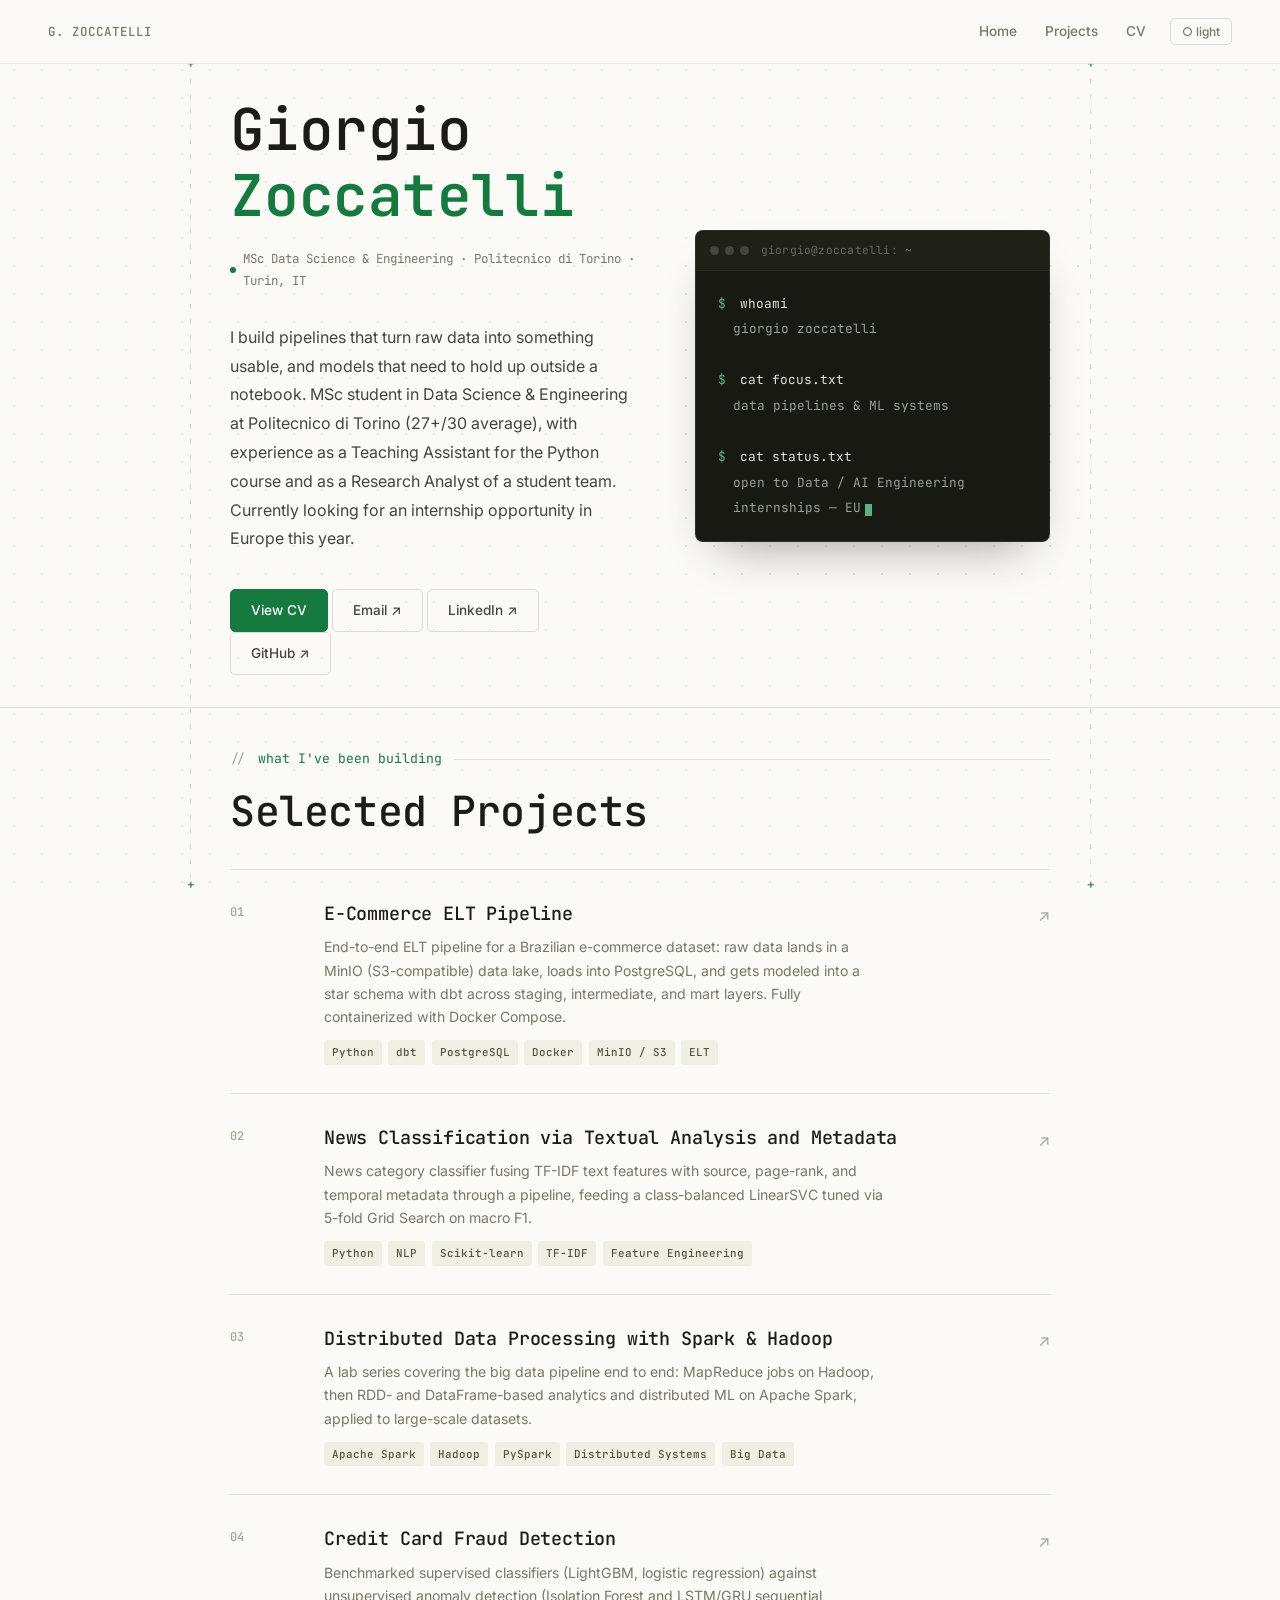
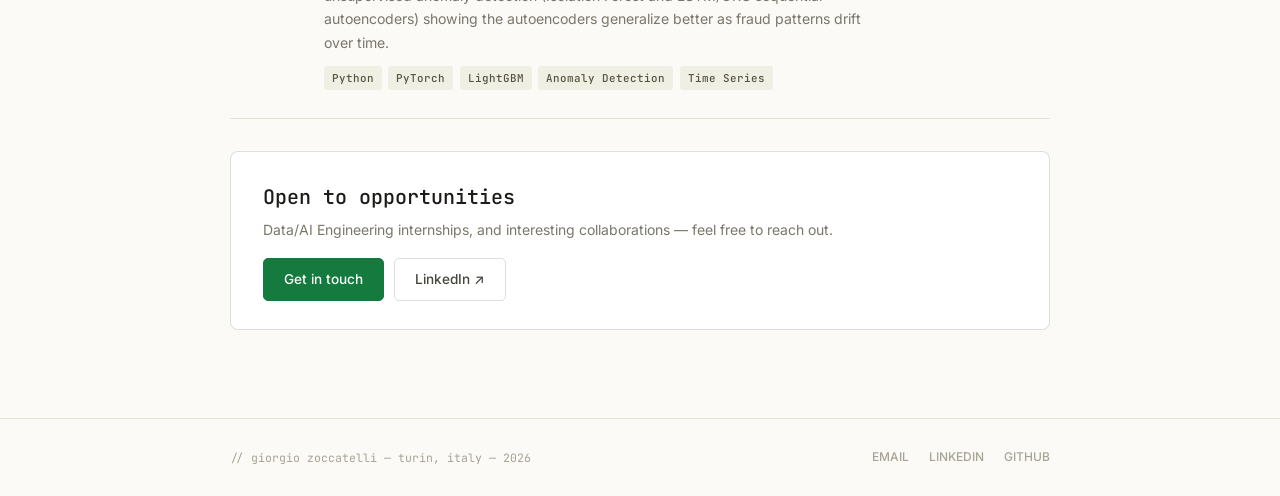
<file: index.html>
<!DOCTYPE html>
<html lang="en" data-theme="light">
<head>
  <meta charset="UTF-8" />
  <meta name="viewport" content="width=device-width, initial-scale=1.0" />
  <title>Giorgio Zoccatelli</title>

  <meta name="title" content="Giorgio Zoccatelli" />
  <meta name="description" content="Portfolio of Giorgio Zoccatelli, Data/AI Engineering MSc student at Politecnico di Torino, building data pipelines and ML systems." />
  <meta name="author" content="Giorgio Zoccatelli" />

  <meta property="og:type" content="website" />
  <meta property="og:url" content="https://github.com/giorgiozoccatelli/" />
  <meta property="og:title" content="Giorgio Zoccatelli" />
  <meta property="og:description" content="Portfolio of Giorgio Zoccatelli, Data/AI Engineering MSc student at Politecnico di Torino, building data pipelines and ML systems." />

  <meta property="twitter:card" content="summary" />
  <meta property="twitter:url" content="https://giorgiozoccatelli.github.io/" />
  <meta property="twitter:title" content="Giorgio Zoccatelli" />
  <meta property="twitter:description" content="Portfolio of Giorgio Zoccatelli, Data/AI Engineering MSc student at Politecnico di Torino, building data pipelines and ML systems." />

  <link rel="icon" href="data:image/svg+xml,%3Csvg xmlns='http://www.w3.org/2000/svg' viewBox='0 0 100 100'%3E%3Ccircle cx='50' cy='50' r='50' fill='%23ffffff'/%3E%3Ctext x='50' y='70' font-family='system-ui, sans-serif' font-size='55' text-anchor='middle'%3E%3Ctspan fill='%2318181b' font-weight='400'%3EG%3C/tspan%3E%3Ctspan fill='%232563eb' font-weight='600'%3EZ%3C/tspan%3E%3C/text%3E%3C/svg%3E">
  
  <link rel="preconnect" href="https://fonts.googleapis.com">
  <link rel="preconnect" href="https://fonts.gstatic.com" crossorigin>
  <link href="https://fonts.googleapis.com/css2?family=Inter:wght@300;400;500;600&family=JetBrains+Mono:wght@400;500;600;700&display=swap" rel="stylesheet">
  <link rel="stylesheet" href="style.css">
</head>
<body>

<div class="frame-line left"></div>
<div class="frame-line right"></div>

<nav>
  <a href="index.html" class="nav-logo">G. Zoccatelli</a>
  <div class="nav-right">
    <a href="index.html" class="nav-link">Home</a>
    <a href="#projects" class="nav-link">Projects</a>
    <a href="cv.html" class="nav-link">CV</a>
    <button class="theme-btn" onclick="toggleTheme()" id="themeBtn">Light</button>
  </div>
</nav>

<section id="home">
  <div class="container">
    <div class="hero-grid">
      <div>
        <h1 class="hero-name">Giorgio<br><em>Zoccatelli</em></h1>
        <div class="status">
          MSc Data Science & Engineering &middot; Politecnico di Torino &middot; Turin, IT
        </div>
        <p class="hero-bio">
          I build pipelines that turn raw data into something usable, and models that need to hold up outside a notebook. MSc student in Data Science & Engineering at Politecnico di Torino (27+/30 average), with experience as a Teaching Assistant for the Python course and as a Research Analyst of a student team. Currently looking for an internship opportunity in Europe this year.
        </p>
        <div class="hero-links">
          <a href="cv.html" class="btn btn-primary">View CV</a>
          <a href="mailto:giorgio.zoccatelli20@gmail.com" class="btn btn-ghost">Email &#8599;</a>
          <a href="https://linkedin.com/in/giorgiozoccatelli" target="_blank" class="btn btn-ghost">LinkedIn &#8599;</a>
          <a href="https://github.com/giorgiozoccatelli" target="_blank" class="btn btn-ghost">GitHub &#8599;</a>
        </div>
      </div>
      <div class="terminal">
        <div class="terminal-bar">
          <span class="terminal-dot"></span><span class="terminal-dot"></span><span class="terminal-dot"></span>
          <span class="terminal-title">giorgio@zoccatelli: ~</span>
        </div>
        <div class="terminal-body">
          <span class="terminal-line" style="animation-delay:.7s"><span class="terminal-prompt">$</span> whoami</span>
          <span class="terminal-line terminal-output" style="animation-delay:.82s">giorgio zoccatelli</span>
          <span class="terminal-line" style="animation-delay:.94s">&nbsp;</span>
          <span class="terminal-line" style="animation-delay:1.06s"><span class="terminal-prompt">$</span> cat focus.txt</span>
          <span class="terminal-line terminal-output" style="animation-delay:1.18s">data pipelines &amp; ML systems</span>
          <span class="terminal-line" style="animation-delay:1.3s">&nbsp;</span>
          <span class="terminal-line" style="animation-delay:1.42s"><span class="terminal-prompt">$</span> cat status.txt</span>
          <span class="terminal-line terminal-output" style="animation-delay:1.54s">open to Data / AI Engineering internships &mdash; EU<span class="cursor"></span></span>
        </div>
      </div>
    </div>
  </div>
</section>

<hr class="sep">

<section id="projects">
  <div class="container">
    
    <p class="eyebrow">what I've been building</p>
    <div class="page-header" style="margin-bottom: 2rem;">
      <h2 class="page-title">Selected Projects</h2>
    </div>

    <div class="project-list">

      <a href="https://github.com/giorgiozoccatelli/olist-elt-stack" target="_blank" class="project-item" data-reveal>
        <span class="project-num">01</span>
        <div>
          <h3 class="project-title">E-Commerce ELT Pipeline</h3>
          <p class="project-desc">End-to-end ELT pipeline for a Brazilian e-commerce dataset: raw data lands in a MinIO (S3-compatible) data lake, loads into PostgreSQL, and gets modeled into a star schema with dbt across staging, intermediate, and mart layers. Fully containerized with Docker Compose.</p>
          <div class="tags">
            <span class="tag">Python</span><span class="tag">dbt</span><span class="tag">PostgreSQL</span><span class="tag">Docker</span><span class="tag">MinIO / S3</span><span class="tag">ELT</span>
          </div>
        </div>
        <span class="project-arrow">&#8599;</span>
      </a>

      <a href="https://github.com/giorgiozoccatelli/DSML-LAB/tree/main/Project" target="_blank" class="project-item" data-reveal>
        <span class="project-num">02</span>
        <div>
          <h3 class="project-title">News Classification via Textual Analysis and Metadata</h3>
          <p class="project-desc">News category classifier fusing TF-IDF text features with source, page-rank, and temporal metadata through a pipeline, feeding a class-balanced LinearSVC tuned via 5-fold Grid Search on macro F1.</p>
          <div class="tags">
            <span class="tag">Python</span><span class="tag">NLP</span><span class="tag">Scikit-learn</span><span class="tag">TF-IDF</span><span class="tag">Feature Engineering</span>
          </div>
        </div>
        <span class="project-arrow">&#8599;</span>
      </a>

      <a href="https://github.com/giorgiozoccatelli/Distributed-Architectures" target="_blank" class="project-item" data-reveal>
        <span class="project-num">03</span>
        <div>
          <h3 class="project-title">Distributed Data Processing with Spark &amp; Hadoop</h3>
          <p class="project-desc">A lab series covering the big data pipeline end to end: MapReduce jobs on Hadoop, then RDD- and DataFrame-based analytics and distributed ML on Apache Spark, applied to large-scale datasets.</p>
          <div class="tags">
            <span class="tag">Apache Spark</span><span class="tag">Hadoop</span><span class="tag">PySpark</span><span class="tag">Distributed Systems</span><span class="tag">Big Data</span>
          </div>
        </div>
        <span class="project-arrow">&#8599;</span>
      </a>

      <a href="https://github.com/giorgiozoccatelli/Fraud-Detection" target="_blank" class="project-item" data-reveal>
        <span class="project-num">04</span>
        <div>
          <h3 class="project-title">Credit Card Fraud Detection</h3>
          <p class="project-desc">Benchmarked supervised classifiers (LightGBM, logistic regression) against unsupervised anomaly detection (Isolation Forest and LSTM/GRU sequential autoencoders) showing the autoencoders generalize better as fraud patterns drift over time.</p>
          <div class="tags">
            <span class="tag">Python</span><span class="tag">PyTorch</span><span class="tag">LightGBM</span><span class="tag">Anomaly Detection</span><span class="tag">Time Series</span>
          </div>
        </div>
        <span class="project-arrow">&#8599;</span>
      </a>

    </div>

    <div class="contact-bar" data-reveal>
      <div class="contact-text">
        <h3>Open to opportunities</h3>
        <p>Data/AI Engineering internships, and interesting collaborations &mdash; feel free to reach out.</p>
      </div>
      <div class="contact-links">
        <a href="mailto:giorgio.zoccatelli20@gmail.com" class="btn btn-primary">Get in touch</a>
        <a href="https://linkedin.com/in/giorgiozoccatelli" target="_blank" class="btn btn-ghost">LinkedIn &#8599;</a>
      </div>
    </div>

  </div>
</section>

<footer>
  <div class="footer-inner">
    <p>// giorgio zoccatelli &mdash; turin, italy &mdash; 2026</p>
    <div class="footer-links">
      <a href="mailto:giorgio.zoccatelli20@gmail.com">Email</a>
      <a href="https://linkedin.com/in/giorgiozoccatelli" target="_blank">LinkedIn</a>
      <a href="https://github.com/giorgiozoccatelli" target="_blank">GitHub</a>
    </div>
  </div>
</footer>

<script src="script.js"></script>
</body>
</html>
</file>
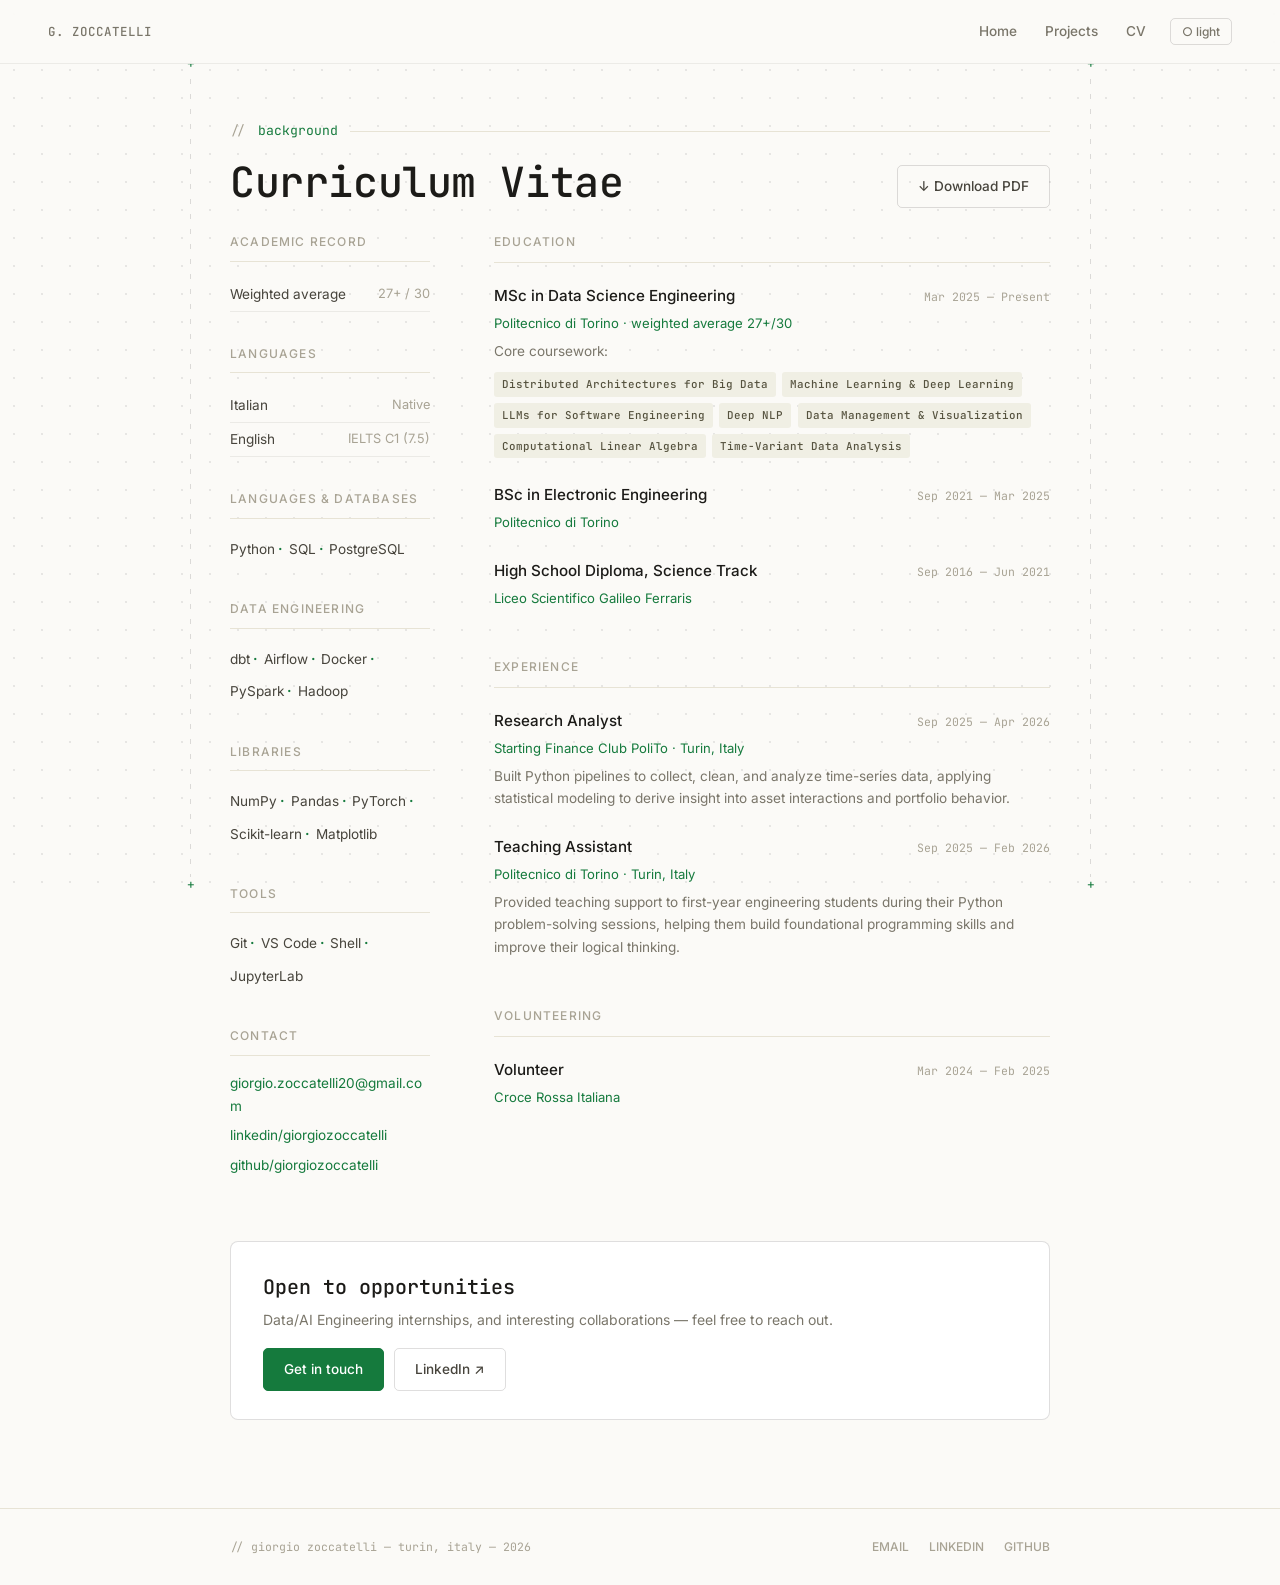
<file: cv.html>
<!DOCTYPE html>
<html lang="en" data-theme="light">
<head>
  <meta charset="UTF-8" />
  <meta name="viewport" content="width=device-width, initial-scale=1.0" />
  <title>CV — Giorgio Zoccatelli</title>
  
  <link rel="icon" href="data:image/svg+xml,%3Csvg xmlns='http://www.w3.org/2000/svg' viewBox='0 0 100 100'%3E%3Ccircle cx='50' cy='50' r='50' fill='%23ffffff'/%3E%3Ctext x='50' y='70' font-family='system-ui, sans-serif' font-size='55' text-anchor='middle'%3E%3Ctspan fill='%2318181b' font-weight='400'%3EG%3C/tspan%3E%3Ctspan fill='%232563eb' font-weight='600'%3EZ%3C/tspan%3E%3C/text%3E%3C/svg%3E">

  <link rel="preconnect" href="https://fonts.googleapis.com">
  <link rel="preconnect" href="https://fonts.gstatic.com" crossorigin>
  <link href="https://fonts.googleapis.com/css2?family=Inter:wght@300;400;500&family=JetBrains+Mono:wght@400;500;600;700&display=swap" rel="stylesheet">
  <link rel="stylesheet" href="style.css">
</head>
<body>

<div class="frame-line left"></div>
<div class="frame-line right"></div>

<nav>
  <a href="index.html" class="nav-logo">G. Zoccatelli</a>
  <div class="nav-right">
    <a href="index.html" class="nav-link">Home</a>
    <a href="index.html#projects" class="nav-link">Projects</a>
    <a href="cv.html" class="nav-link">CV</a>
    <button class="theme-btn" onclick="toggleTheme()" id="themeBtn">Light</button>
  </div>
</nav>

<section id="cv">
  <div class="container">
    
    <p class="eyebrow">background</p>
    <div class="page-header">
      <h1 class="page-title">Curriculum Vitae</h1>
      <a href="Giorgio_Zoccatelli.pdf" class="btn btn-ghost" download style="font-size:.85rem; border-color:var(--border-strong);">&#8595; Download PDF</a>
    </div>

    <div class="cv-cols">

      <div>
        <div class="sidebar-item">
          <p class="sidebar-label">Academic Record</p>
          <div class="lang-item"><span>Weighted average</span><span class="lang-level">27+ / 30</span></div>
        </div>
        <div class="sidebar-item">
          <p class="sidebar-label">Languages</p>
          <div class="lang-item"><span>Italian</span><span class="lang-level">Native</span></div>
          <div class="lang-item"><span>English</span><span class="lang-level">IELTS C1 (7.5)</span></div>
        </div>
        <div class="sidebar-item">
          <p class="sidebar-label">Languages &amp; Databases</p>
          <span class="skill-pill">Python</span><span class="skill-pill">SQL</span><span class="skill-pill">PostgreSQL</span>
        </div>
        <div class="sidebar-item">
          <p class="sidebar-label">Data Engineering</p>
          <span class="skill-pill">dbt</span><span class="skill-pill">Airflow</span><span class="skill-pill">Docker</span><span class="skill-pill">PySpark</span><span class="skill-pill">Hadoop</span>
        </div>
        <div class="sidebar-item">
          <p class="sidebar-label">Libraries</p>
          <span class="skill-pill">NumPy</span><span class="skill-pill">Pandas</span><span class="skill-pill">PyTorch</span><span class="skill-pill">Scikit-learn</span><span class="skill-pill">Matplotlib</span>
        </div>
        <div class="sidebar-item">
          <p class="sidebar-label">Tools</p>
          <span class="skill-pill">Git</span><span class="skill-pill">VS Code</span><span class="skill-pill">Shell</span><span class="skill-pill">JupyterLab</span>
        </div>
        <div class="sidebar-item">
          <p class="sidebar-label">Contact</p>
          <div style="display:flex;flex-direction:column;gap:.4rem;">
            <a href="mailto:giorgio.zoccatelli20@gmail.com" style="font-size:.85rem;color:var(--accent);text-decoration:none;word-break:break-all;">giorgio.zoccatelli20@gmail.com</a>
            <a href="https://linkedin.com/in/giorgiozoccatelli" target="_blank" style="font-size:.85rem;color:var(--accent);text-decoration:none;">linkedin/giorgiozoccatelli</a>
            <a href="https://github.com/giorgiozoccatelli" target="_blank" style="font-size:.85rem;color:var(--accent);text-decoration:none;">github/giorgiozoccatelli</a>
          </div>
        </div>
      </div>

      <div>
        <div class="cv-block">
          <p class="cv-block-title">Education</p>
          <div class="cv-entry">
            <div class="cv-entry-header"><span class="cv-role">MSc in Data Science Engineering</span><span class="cv-date">Mar 2025 &mdash; Present</span></div>
            <p class="cv-org">Politecnico di Torino &middot; weighted average 27+/30</p>
            <p class="cv-detail" style="margin-bottom:.6rem;">Core coursework:</p>
            <div class="tags">
              <span class="tag">Distributed Architectures for Big Data</span><span class="tag">Machine Learning &amp; Deep Learning</span><span class="tag">LLMs for Software Engineering</span><span class="tag">Deep NLP</span><span class="tag">Data Management &amp; Visualization</span><span class="tag">Computational Linear Algebra</span><span class="tag">Time-Variant Data Analysis</span>
            </div>
          </div>
          <div class="cv-entry">
            <div class="cv-entry-header"><span class="cv-role">BSc in Electronic Engineering</span><span class="cv-date">Sep 2021 &mdash; Mar 2025</span></div>
            <p class="cv-org">Politecnico di Torino</p>
          </div>
          <div class="cv-entry">
            <div class="cv-entry-header"><span class="cv-role">High School Diploma, Science Track</span><span class="cv-date">Sep 2016 &mdash; Jun 2021</span></div>
            <p class="cv-org">Liceo Scientifico Galileo Ferraris</p>
          </div>
        </div>

        <div class="cv-block">
          <p class="cv-block-title">Experience</p>
          <div class="cv-entry">
            <div class="cv-entry-header"><span class="cv-role">Research Analyst</span><span class="cv-date">Sep 2025 &mdash; Apr 2026</span></div>
            <p class="cv-org">Starting Finance Club PoliTo &middot; Turin, Italy</p>
            <p class="cv-detail">Built Python pipelines to collect, clean, and analyze time-series data, applying statistical modeling to derive insight into asset interactions and portfolio behavior.</p>
          </div>
          <div class="cv-entry">
            <div class="cv-entry-header"><span class="cv-role">Teaching Assistant</span><span class="cv-date">Sep 2025 &mdash; Feb 2026</span></div>
            <p class="cv-org">Politecnico di Torino &middot; Turin, Italy</p>
            <p class="cv-detail">Provided teaching support to first-year engineering students during their Python problem-solving sessions, helping them build foundational programming skills and improve their logical thinking.</p>
          </div>
        </div>

        <div class="cv-block">
          <p class="cv-block-title">Volunteering</p>
          <div class="cv-entry">
            <div class="cv-entry-header"><span class="cv-role">Volunteer</span><span class="cv-date">Mar 2024 &mdash; Feb 2025</span></div>
            <p class="cv-org">Croce Rossa Italiana</p>
          </div>
        </div>
      </div>

    </div>

    <div class="contact-bar">
      <div class="contact-text">
        <h3>Open to opportunities</h3>
        <p>Data/AI Engineering internships, and interesting collaborations &mdash; feel free to reach out.</p>
      </div>
      <div class="contact-links">
        <a href="mailto:giorgio.zoccatelli20@gmail.com" class="btn btn-primary">Get in touch</a>
        <a href="https://linkedin.com/in/giorgiozoccatelli" target="_blank" class="btn btn-ghost">LinkedIn &#8599;</a>
      </div>
    </div>
  </div>
</section>

<footer>
  <div class="footer-inner">
    <p>// giorgio zoccatelli &mdash; turin, italy &mdash; 2026</p>
    <div class="footer-links">
      <a href="mailto:giorgio.zoccatelli20@gmail.com">Email</a>
      <a href="https://linkedin.com/in/giorgiozoccatelli" target="_blank">LinkedIn</a>
      <a href="https://github.com/giorgiozoccatelli" target="_blank">GitHub</a>
    </div>
  </div>
</footer>

<script src="script.js"></script>
</body>
</html>
</file>
<file: style.css>
:root {
  --bg: #fbfaf7; --bg2: #f2f0e8; --surface: #ffffff; --surface2: #f5f3ec;
  --text: #1c1b18; --text-mid: #47443c; --text-muted: #7a766a; --text-faint: #a8a394;
  --border: rgba(28,27,24,0.07); --border-strong: rgba(28,27,24,0.14);
  --accent: #157a3d; --accent2: #5b5748;
  --tag-bg: #f0efe4; --tag-text: #56533f;
  --nav-bg: rgba(251,250,247,0.92); --line: #e7e3d5; --dot: rgba(28,27,24,0.09);
}

[data-theme="dark"] {
  --bg: #1c1e1b; --bg2: #262824; --surface: #212320; --surface2: #262824;
  --text: #ece9e1; --text-mid: #b7b4a8; --text-muted: #8c897d; --text-faint: #5c594f;
  --border: rgba(255,255,255,0.08); --border-strong: rgba(255,255,255,0.14);
  --accent: #4a9d68; --accent2: #8a9c8e;
  --tag-bg: #212a1f; --tag-text: #93b89d;
  --nav-bg: rgba(28,30,27,0.92); --line: #34362f; --dot: rgba(255,255,255,0.06);
}

*,*::before,*::after{box-sizing:border-box;margin:0;padding:0;}
html{scroll-behavior:smooth;}
body{font-family:'Inter',system-ui,sans-serif;background:var(--bg);color:var(--text);line-height:1.7;transition:background .35s,color .35s;-webkit-font-smoothing:antialiased;
  background-image:radial-gradient(var(--dot) 1px, transparent 1px);background-size:28px 28px;background-attachment:fixed;}

.frame-line{position:fixed;top:64px;bottom:0;width:1px;pointer-events:none;z-index:0;
  background-image:repeating-linear-gradient(to bottom, var(--border-strong) 0 5px, transparent 5px 15px);}
.frame-line.left{left:calc(50% - 450px);}
.frame-line.right{left:calc(50% + 450px);}
.frame-line::before,.frame-line::after{content:'+';position:absolute;left:50%;transform:translateX(-50%);color:var(--accent);font-family:'JetBrains Mono',monospace;font-size:.8rem;line-height:1;background:var(--bg);padding:2px 0;}
.frame-line::before{top:-8px;}
.frame-line::after{bottom:6px;}
@media(max-width:1180px){.frame-line{display:none;}}

[data-reveal]{opacity:0;transform:translateY(16px);transition:opacity .5s ease,transform .5s ease;}
[data-reveal].is-visible{opacity:1;transform:translateY(0);}

@media print{
  [data-reveal],.terminal-line{opacity:1!important;transform:none!important;}
  .frame-line{display:none;}
}
@media (prefers-reduced-motion: reduce){
  [data-reveal],.terminal-line,.hero-name,.status,.hero-bio,.hero-links,.terminal,.cursor,.status::before{
    animation:none!important;opacity:1!important;transform:none!important;
  }
}

nav{position:sticky;top:0;z-index:100;display:flex;align-items:center;justify-content:space-between;padding:0 3rem;height:64px;background:var(--nav-bg);backdrop-filter:blur(16px);border-bottom:1px solid var(--border);transition:background .35s;}
.nav-logo{font-family:'JetBrains Mono',monospace;font-size:.78rem;font-weight:500;letter-spacing:.08em;color:var(--text-muted);text-decoration:none;text-transform:uppercase;transition: color .2s;}
.nav-logo:hover{color: var(--accent);}

.nav-right{display:flex;align-items:center;gap:.25rem;}
.nav-link{position:relative;font-size:.85rem;font-weight:500;color:var(--text-muted);text-decoration:none;padding:6px 12px;border-radius:5px;transition:color .2s,background .2s;}
.nav-link::after{content:'';position:absolute;left:12px;right:12px;bottom:3px;height:1px;background:var(--accent);transform:scaleX(0);transform-origin:left;transition:transform .25s ease;}
.nav-link:hover{color:var(--accent);background:var(--surface2);}
.nav-link:hover::after{transform:scaleX(1);}

.theme-btn{margin-left:.5rem;background:none;border:1px solid var(--border-strong);border-radius:5px;padding:5px 11px;cursor:pointer;font-family:'Inter',sans-serif;font-size:.75rem;font-weight:500;color:var(--text-muted);transition:all .2s;}
.theme-btn:hover{color:var(--accent);border-color:var(--accent);}

.container{max-width:900px;margin:0 auto;padding:0 2.5rem;position:relative;z-index:1;}
section{padding:5.5rem 0;}
hr.sep{border:none;border-top:1px solid var(--line);margin:0;}

.cv-block-title {font-family:'Inter',sans-serif;font-size:.75rem;font-weight:500;letter-spacing:.1em;text-transform:uppercase;color:var(--text-faint);display:flex;align-items:center;gap:.75rem;padding-bottom:.6rem;border-bottom:1px solid var(--line);margin-bottom:1.25rem;}

.eyebrow {font-family:'JetBrains Mono',monospace;font-size:.82rem;font-weight:400;color:var(--accent);display:flex;align-items:center;gap:.75rem;margin-bottom:1rem;}
.eyebrow::before{content:'// ';color:var(--text-faint);}
.eyebrow::after{content:'';flex:1;height:1px;background:var(--line);}

.sidebar-label {
  font-family: 'Inter', sans-serif;
  font-size: .75rem;
  font-weight: 500;
  letter-spacing: .1em;
  text-transform: uppercase;
  color: var(--text-faint);
  padding-bottom: .5rem;
  border-bottom: 1px solid var(--line);
  margin-bottom: 1rem;
  display: block;
}
.sidebar-item {margin-bottom: 2rem;}

.page-title {font-family:'JetBrains Mono',monospace;font-size:clamp(1.9rem,4vw,2.6rem);font-weight:500;color:var(--text);letter-spacing:-.01em;line-height:1.2; margin: 0;}
.page-header {display:flex; justify-content:space-between; align-items:flex-end; flex-wrap:wrap; gap:1.5rem; margin-bottom:1.5rem;}

#home{padding:0; min-height:calc(65vh - 64px); display:flex; align-items:center;}
#projects{padding-top: 2.5rem; scroll-margin-top: 64px;}
#cv{padding-top: 3.5rem;}

.hero-grid{display:grid;grid-template-columns:1.15fr 1fr;gap:3.5rem;align-items:center;padding:2rem 0;}
.hero-name{font-family:'JetBrains Mono',monospace;font-size:clamp(2.3rem,4.6vw,3.6rem);font-weight:500;line-height:1.15;color:var(--text);margin-bottom:1.25rem;letter-spacing:-.01em;}
.hero-name em{font-style:normal;color:var(--accent);font-weight:600;}
.hero-bio{font-size:1rem;color:var(--text-mid);line-height:1.8;max-width:520px;margin-bottom:2.25rem;}

.btn{display:inline-flex;align-items:center;gap:6px;padding:9px 20px;border-radius:5px;font-size:.85rem;font-weight:500;text-decoration:none;transition:all .2s;border:1px solid transparent;}
.btn-primary{background:var(--accent);color:#fff;border-color:var(--accent);}
[data-theme="dark"] .btn-primary{color:#06150c;}
.btn-primary:hover{opacity:.87; transform: translateY(-1px);}
.btn-ghost{background:none;color:var(--text-mid);border-color:var(--border-strong);}
.btn-ghost:hover{color:var(--accent);border-color:var(--accent);background:var(--surface2);}

.status{display:inline-flex;align-items:center;gap:7px;font-family:'JetBrains Mono',monospace;font-size:.78rem;font-weight:400;color:var(--text-muted);margin-bottom:2rem;}
.status::before{content:'';width:6px;height:6px;border-radius:50%;background:var(--accent);flex-shrink:0;animation:pulse-dot 2s ease-in-out infinite;}
@keyframes pulse-dot{0%,100%{opacity:1;box-shadow:0 0 0 0 rgba(74,157,104,.35);}50%{opacity:.55;box-shadow:0 0 0 4px rgba(74,157,104,0);}}

.terminal{background:#171912;border-radius:8px;border:1px solid rgba(255,255,255,0.09);overflow:hidden;font-family:'JetBrains Mono',monospace;box-shadow:0 24px 48px -24px rgba(0,0,0,0.4);transition:box-shadow .35s ease,border-color .35s ease;}
.terminal:hover{border-color:rgba(74,157,104,.4);box-shadow:0 24px 48px -24px rgba(0,0,0,0.45),0 0 0 1px rgba(74,157,104,.14),0 0 28px -10px rgba(74,157,104,.25);}
.terminal-bar{display:flex;align-items:center;gap:6px;padding:10px 14px;background:#1f2119;border-bottom:1px solid rgba(255,255,255,0.06);}
.terminal-dot{width:9px;height:9px;border-radius:50%;background:rgba(255,255,255,0.16);}
.terminal-title{margin-left:6px;font-size:.7rem;color:rgba(255,255,255,0.32);letter-spacing:.02em;}
.terminal-body{padding:20px 22px;font-size:.8rem;line-height:2;color:#e5e2d8;}
.terminal-line{white-space:pre-wrap;display:block;opacity:0;animation:fadeUp .4s ease both;}
.terminal-prompt{color:#5db27e;margin-right:.5em;}
.terminal-output{display:block;padding-left:1.2em;color:#94a190;}
.cursor{display:inline-block;width:7px;height:1em;background:#5db27e;vertical-align:text-bottom;margin-left:4px;animation:blink 1s steps(1) infinite;}
@keyframes blink{50%{opacity:0;}}

.project-list{display:flex;flex-direction:column;}
.project-item{display:grid;grid-template-columns:70px 1fr auto;gap:1.5rem;align-items:start;padding:1.75rem 0;border-bottom:1px solid var(--line);text-decoration:none;color:inherit;position:relative;}
.project-item:first-child{border-top:1px solid var(--line);}
.project-item::before{content:'';position:absolute;inset:0;margin:0 -1.5rem;border-radius:8px;background:var(--surface2);border:1px solid transparent;opacity:0;transition:all .2s;}

.project-item:hover::before{opacity:1; border-color: rgba(21, 122, 61, 0.18);}
[data-theme="dark"] .project-item:hover::before {border-color: rgba(61, 220, 115, 0.22);}

.project-item > *{position:relative;z-index:1;}
.project-num{font-family:'JetBrains Mono',monospace;font-size:.75rem;font-weight:500;color:var(--text-faint);padding-top:.25rem;}

.project-title{font-family:'JetBrains Mono',monospace;font-size:1.15rem;font-weight:500;color:var(--text);margin-bottom:.4rem;letter-spacing:-.01em; transition: color .2s;}
.project-item:hover .project-title {color: var(--accent);}
.project-item:hover .project-num {color: var(--accent);}

.project-desc{font-size:.88rem;color:var(--text-muted);line-height:1.65;margin-bottom:.75rem;max-width:560px;}
.tags{display:flex;gap:.4rem;flex-wrap:wrap;}
.tag{font-family:'JetBrains Mono',monospace;font-size:.68rem;font-weight:500;padding:3px 8px;border-radius:3px;background:var(--tag-bg);color:var(--tag-text);transition: background .2s;}
.project-item:hover .tag {background: var(--bg);}
.project-arrow{font-size:1rem;color:var(--text-faint);padding-top:.3rem;transition:color .2s,transform .2s;}
.project-item:hover .project-arrow{color:var(--accent);transform:translate(2px,-2px);}

.cv-cols{display:grid;grid-template-columns:200px 1fr;gap:0 4rem;}
.cv-block{margin-bottom:3rem;}
.cv-entry{margin-bottom:1.5rem;}
.cv-entry-header{display:flex;justify-content:space-between;align-items:baseline;gap:.75rem;margin-bottom:.2rem;}
.cv-role{font-size:.95rem;font-weight:500;color:var(--text);}
.cv-date{font-family:'JetBrains Mono',monospace;font-size:.72rem;color:var(--text-faint);white-space:nowrap;flex-shrink:0;}
.cv-org{font-size:.82rem;color:var(--accent);margin-bottom:.35rem;}
.cv-detail{font-size:.85rem;color:var(--text-muted);line-height:1.65;}

.skill-pill{display:inline-block;font-size:.85rem;color:var(--text-mid);margin:0 .35rem .4rem 0;}
.skill-pill::after{content:' ·';color:var(--accent); font-weight: bold;}
.skill-pill:last-child::after{display:none;}
.lang-item{display:flex;justify-content:space-between;font-size:.85rem;padding:5px 0;color:var(--text-mid);border-bottom:1px solid var(--border);}
.lang-level{color:var(--text-faint);font-size:.8rem;}

.contact-bar{background:var(--surface);border:1px solid var(--border-strong);border-radius:8px;padding:1.75rem 2rem;display:flex;align-items:center;justify-content:space-between;flex-wrap:wrap;gap:1rem;margin-top:2rem; transition: border-color .3s, background .3s;}
.contact-bar:hover {border-color: var(--accent); background: var(--surface2);}
.contact-text h3{font-family:'JetBrains Mono',monospace;font-size:1.25rem;font-weight:500;margin-bottom:.25rem;}
.contact-text p{font-size:.875rem;color:var(--text-muted);}
.contact-links{display:flex;gap:.6rem;flex-wrap:wrap;}

footer{border-top:1px solid var(--line);padding:1.75rem 0;}
.footer-inner{max-width:900px;margin:0 auto;padding:0 2.5rem;display:flex;justify-content:space-between;align-items:center;flex-wrap:wrap;gap:.75rem;}
footer p{font-family:'JetBrains Mono',monospace;font-size:.72rem;color:var(--text-faint);}
.footer-links{display:flex;gap:1.25rem;}
.footer-links a{font-family:'Inter',sans-serif;font-size:.75rem;font-weight:500;color:var(--text-faint);text-decoration:none;text-transform:uppercase;transition:color .2s;}
.footer-links a:hover{color:var(--accent);}

@media(max-width:680px){
  nav{padding:0 1.25rem;} .container{padding:0 1.25rem;}
  #home{min-height: auto;} /* Su mobile lo scorrimento è naturale */
  .hero-grid{grid-template-columns:1fr;gap:2.5rem;padding:3.5rem 0;}
  .cv-cols{grid-template-columns:1fr;gap:0;}
  .project-item{grid-template-columns:50px 1fr auto;gap:1rem;}
  .page-header {align-items:flex-start; flex-direction:column; gap:1rem;}
}
@keyframes fadeUp{from{opacity:0;transform:translateY(14px);}to{opacity:1;transform:translateY(0);}}
.hero-name{animation:fadeUp .5s ease both;}
.status{animation:fadeUp .5s .15s ease both;}
.hero-bio{animation:fadeUp .5s .2s ease both;}
.hero-links{animation:fadeUp .5s .28s ease both;}
.terminal{animation:fadeUp .6s .15s ease both;}
</file>
